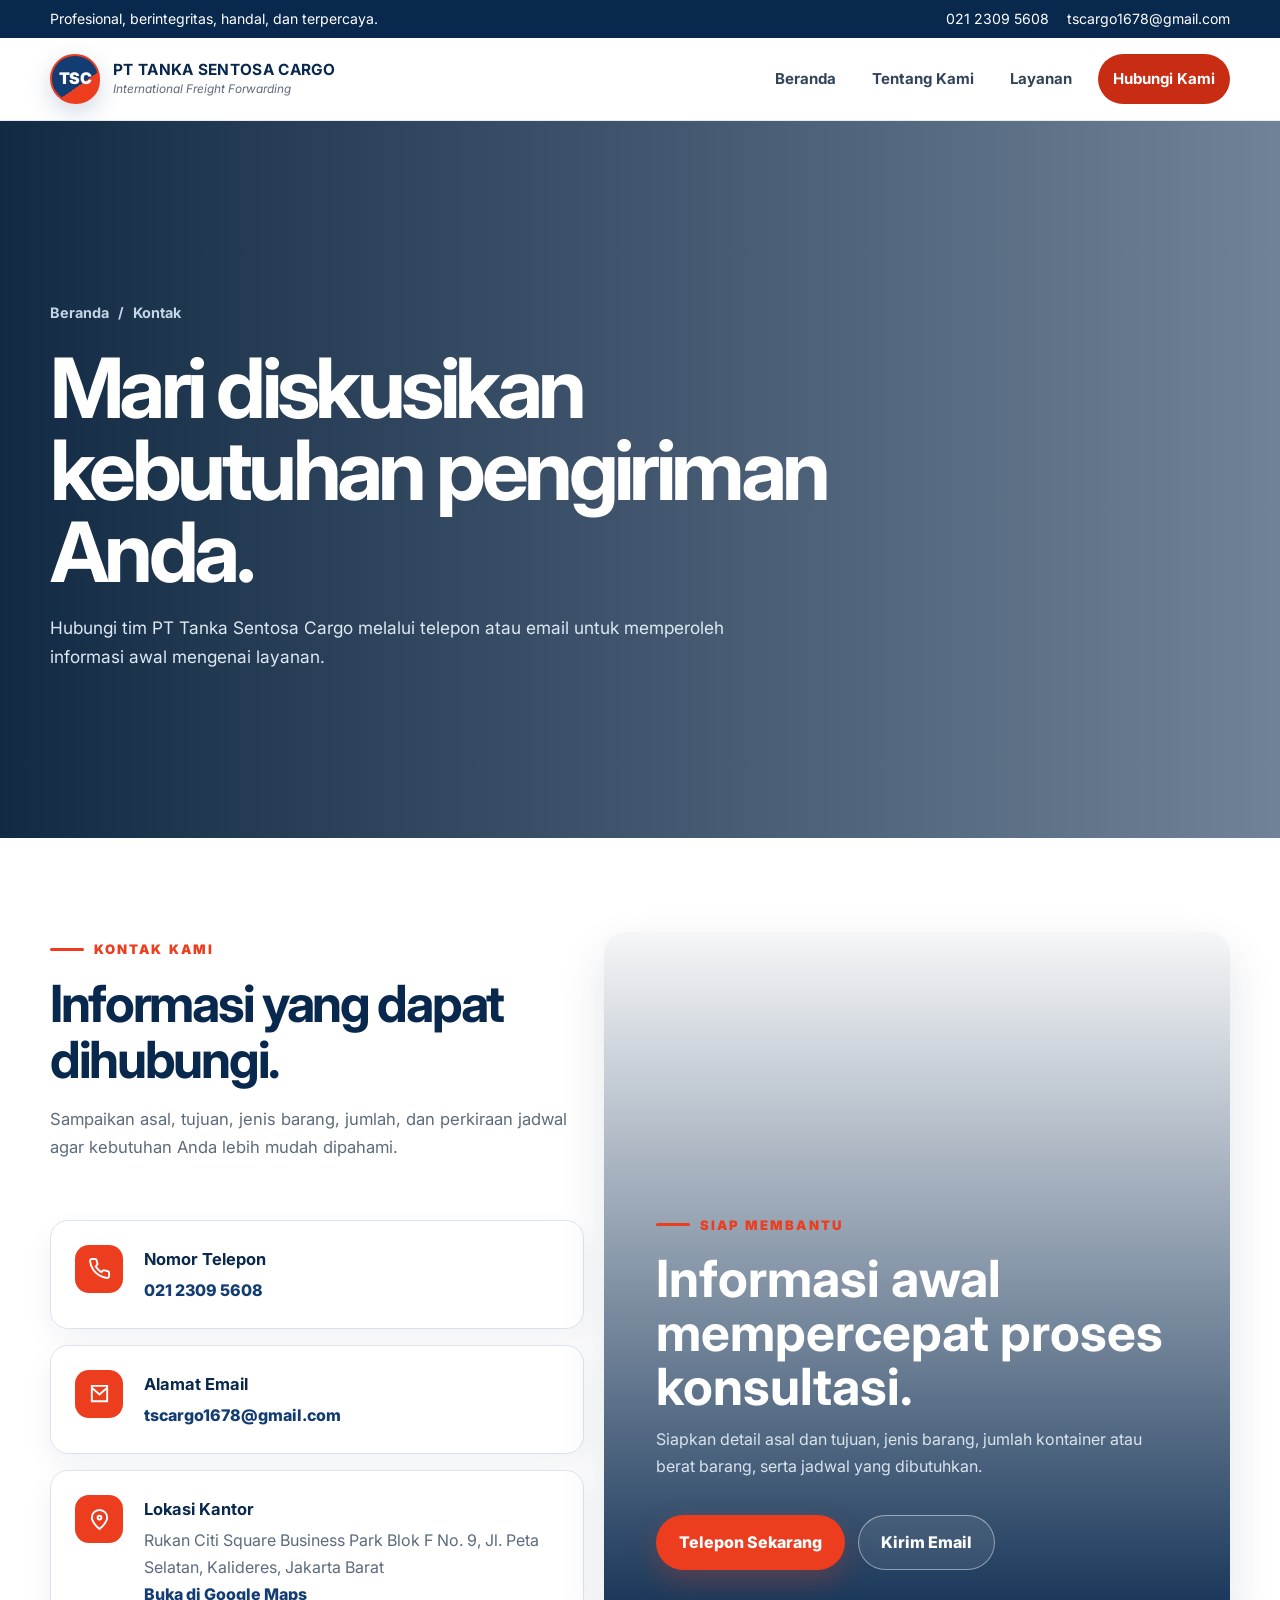
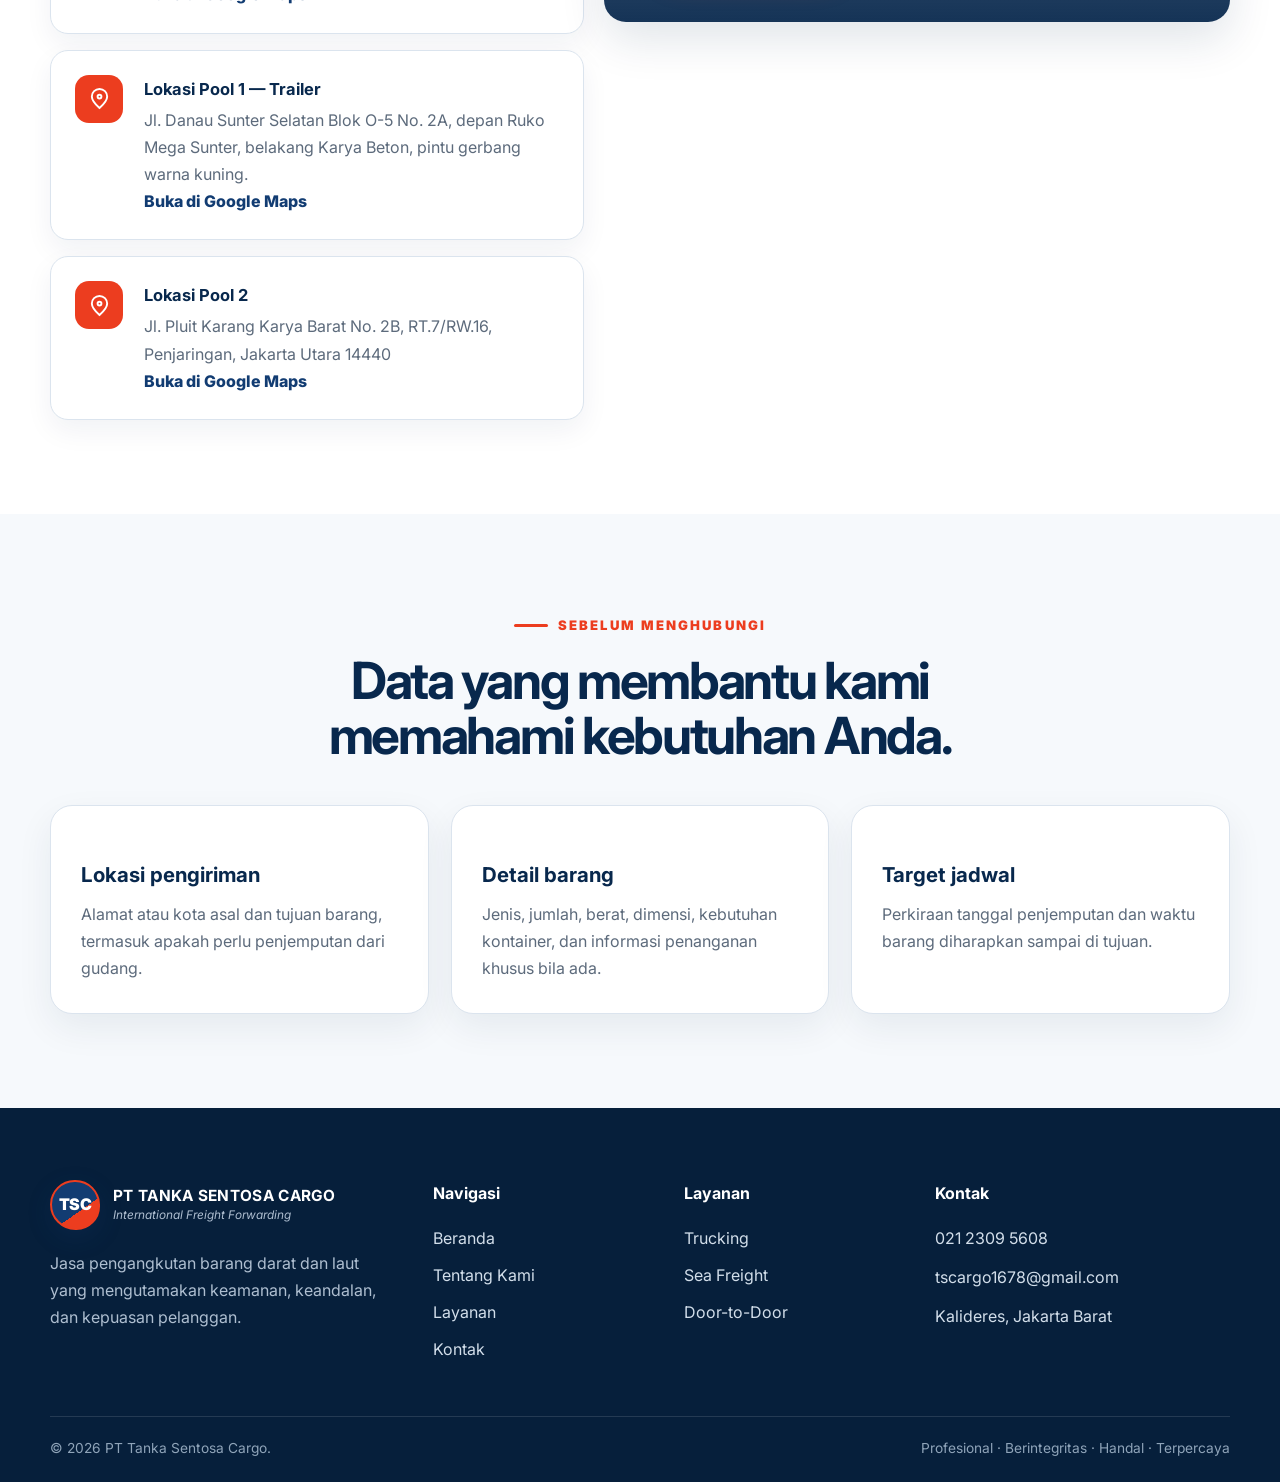
<file: contact.html>
<!doctype html>
<html lang="id">
<head>
  <meta charset="utf-8">
  <meta name="viewport" content="width=device-width, initial-scale=1">
  <meta name="description" content="Kontak PT Tanka Sentosa Cargo di Jakarta Barat dan lokasi pool trailer di Jakarta Utara.">
  <title>Kontak | PT Tanka Sentosa Cargo</title>
  <link rel="preconnect" href="https://fonts.googleapis.com">
  <link rel="preconnect" href="https://fonts.gstatic.com" crossorigin>
  <link href="https://fonts.googleapis.com/css2?family=Inter:wght@400;500;600;700;800;900&display=swap" rel="stylesheet">
  <link rel="stylesheet" href="styles.css">
</head>
<body>
<div class="topbar"><div class="container topbar-inner"><p>Profesional, berintegritas, handal, dan terpercaya.</p><div class="topbar-links"><a href="tel:02123095608">021 2309 5608</a><a href="mailto:tscargo1678@gmail.com">tscargo1678@gmail.com</a></div></div></div>
<header class="site-header"><div class="container navbar"><a class="brand" href="index.html"><span class="brand-mark">TSC</span><span class="brand-copy"><strong>PT TANKA SENTOSA CARGO</strong><span>International Freight Forwarding</span></span></a><button class="menu-toggle" aria-label="Buka menu" aria-expanded="false"><svg viewBox="0 0 24 24" fill="none" stroke="currentColor" stroke-width="2"><path d="M4 6h16M4 12h16M4 18h16"/></svg></button><nav class="nav-menu"><a href="index.html">Beranda</a><a href="about.html">Tentang Kami</a><a href="services.html">Layanan</a><a class="nav-cta active" href="contact.html">Hubungi Kami</a></nav></div></header>
<main>
<section class="page-hero"><div class="container"><div class="breadcrumb"><a href="index.html">Beranda</a><span>/</span><span>Kontak</span></div><h1>Mari diskusikan kebutuhan pengiriman Anda.</h1><p>Hubungi tim PT Tanka Sentosa Cargo melalui telepon atau email untuk memperoleh informasi awal mengenai layanan.</p></div></section>
<section><div class="container contact-grid"><div class="contact-stack">
<div class="section-heading reveal"><span class="eyebrow">Kontak Kami</span><h2>Informasi yang dapat dihubungi.</h2><p>Sampaikan asal, tujuan, jenis barang, jumlah, dan perkiraan jadwal agar kebutuhan Anda lebih mudah dipahami.</p></div>
<article class="contact-card reveal"><div class="contact-card-icon"><svg viewBox="0 0 24 24" fill="none" stroke="currentColor" stroke-width="2"><path d="M22 16.92v3a2 2 0 0 1-2.18 2 19.79 19.79 0 0 1-8.63-3.07 19.5 19.5 0 0 1-6-6A19.79 19.79 0 0 1 2.12 4.18 2 2 0 0 1 4.11 2h3a2 2 0 0 1 2 1.72c.12.9.33 1.78.62 2.62a2 2 0 0 1-.45 2.11L8 9.73a16 16 0 0 0 6 6l1.28-1.28a2 2 0 0 1 2.11-.45c.84.29 1.72.5 2.62.62A2 2 0 0 1 22 16.92z"/></svg></div><div><h3>Nomor Telepon</h3><p><a href="tel:02123095608">021 2309 5608</a></p></div></article>
<article class="contact-card reveal"><div class="contact-card-icon"><svg viewBox="0 0 24 24" fill="none" stroke="currentColor" stroke-width="2"><path d="M4 4h16v16H4z"/><path d="m4 6 8 7 8-7"/></svg></div><div><h3>Alamat Email</h3><p><a href="mailto:tscargo1678@gmail.com">tscargo1678@gmail.com</a></p></div></article>
<article class="contact-card reveal"><div class="contact-card-icon"><svg viewBox="0 0 24 24" fill="none" stroke="currentColor" stroke-width="2"><path d="M20 10c0 5-8 12-8 12S4 15 4 10a8 8 0 1 1 16 0z"/><circle cx="12" cy="10" r="2"/></svg></div><div><h3>Lokasi Kantor</h3><address>Rukan Citi Square Business Park Blok F No. 9, Jl. Peta Selatan, Kalideres, Jakarta Barat</address><p><a href="https://www.google.com/maps/search/?api=1&query=Rukan+Citi+Square+Business+Park+Blok+F+No+9+Kalideres" target="_blank" rel="noopener">Buka di Google Maps</a></p></div></article>
<article class="contact-card reveal"><div class="contact-card-icon"><svg viewBox="0 0 24 24" fill="none" stroke="currentColor" stroke-width="2"><path d="M20 10c0 5-8 12-8 12S4 15 4 10a8 8 0 1 1 16 0z"/><circle cx="12" cy="10" r="2"/></svg></div><div><h3>Lokasi Pool 1 — Trailer</h3><address>Jl. Danau Sunter Selatan Blok O-5 No. 2A, depan Ruko Mega Sunter, belakang Karya Beton, pintu gerbang warna kuning.</address><p><a href="https://www.google.com/maps/search/?api=1&query=Jl+Danau+Sunter+Selatan+Blok+O-5+No+2A" target="_blank" rel="noopener">Buka di Google Maps</a></p></div></article>
<article class="contact-card reveal"><div class="contact-card-icon"><svg viewBox="0 0 24 24" fill="none" stroke="currentColor" stroke-width="2"><path d="M20 10c0 5-8 12-8 12S4 15 4 10a8 8 0 1 1 16 0z"/><circle cx="12" cy="10" r="2"/></svg></div><div><h3>Lokasi Pool 2</h3><address>Jl. Pluit Karang Karya Barat No. 2B, RT.7/RW.16, Penjaringan, Jakarta Utara 14440</address><p><a href="https://www.google.com/maps/search/?api=1&query=Jl+Pluit+Karang+Karya+Barat+No+2B+Penjaringan" target="_blank" rel="noopener">Buka di Google Maps</a></p></div></article>
</div>
<div class="map-panel reveal"><div class="map-panel-content"><span class="eyebrow">Siap Membantu</span><h2>Informasi awal mempercepat proses konsultasi.</h2><p>Siapkan detail asal dan tujuan, jenis barang, jumlah kontainer atau berat barang, serta jadwal yang dibutuhkan.</p><div class="button-row"><a class="btn btn-primary" href="tel:02123095608">Telepon Sekarang</a><a class="btn btn-secondary" href="mailto:tscargo1678@gmail.com">Kirim Email</a></div></div></div>
</div></section>
<section class="section-soft"><div class="container"><div class="section-heading center reveal"><span class="eyebrow">Sebelum Menghubungi</span><h2>Data yang membantu kami memahami kebutuhan Anda.</h2></div><div class="card-grid"><article class="card reveal"><h3>Lokasi pengiriman</h3><p>Alamat atau kota asal dan tujuan barang, termasuk apakah perlu penjemputan dari gudang.</p></article><article class="card reveal"><h3>Detail barang</h3><p>Jenis, jumlah, berat, dimensi, kebutuhan kontainer, dan informasi penanganan khusus bila ada.</p></article><article class="card reveal"><h3>Target jadwal</h3><p>Perkiraan tanggal penjemputan dan waktu barang diharapkan sampai di tujuan.</p></article></div></div></section>
</main>
<footer class="site-footer"><div class="container footer-main"><div class="footer-brand"><a class="brand" href="index.html"><span class="brand-mark">TSC</span><span class="brand-copy"><strong style="color:#fff">PT TANKA SENTOSA CARGO</strong><span style="color:#aebed0">International Freight Forwarding</span></span></a><p>Jasa pengangkutan barang darat dan laut yang mengutamakan keamanan, keandalan, dan kepuasan pelanggan.</p></div><div><h3 class="footer-title">Navigasi</h3><div class="footer-links"><a href="index.html">Beranda</a><a href="about.html">Tentang Kami</a><a href="services.html">Layanan</a><a href="contact.html">Kontak</a></div></div><div><h3 class="footer-title">Layanan</h3><div class="footer-links"><a href="services.html">Trucking</a><a href="services.html">Sea Freight</a><a href="services.html">Door-to-Door</a></div></div><div><h3 class="footer-title">Kontak</h3><div class="footer-contact"><a href="tel:02123095608">021 2309 5608</a><a href="mailto:tscargo1678@gmail.com">tscargo1678@gmail.com</a><span>Kalideres, Jakarta Barat</span></div></div></div><div class="container footer-bottom"><p>© <span data-year></span> PT Tanka Sentosa Cargo.</p><p>Website company profile — pengembangan semester pertama.</p></div></footer>
<script src="script.js"></script>
</body>
</html>
</file>
<file: styles.css>
:root {
  --navy: #123c72;
  --navy-dark: #08284d;
  --blue: #2a5798;
  --orange: #ec3d1f;
  --orange-dark: #c82d13;
  --sky: #eaf3fb;
  --ink: #152235;
  --muted: #5d6b7c;
  --line: #dbe4ee;
  --white: #ffffff;
  --shadow: 0 18px 45px rgba(8, 40, 77, 0.12);
  --radius: 22px;
  --container: 1180px;
}

* {
  box-sizing: border-box;
}

html {
  scroll-behavior: smooth;
}

body {
  margin: 0;
  color: var(--ink);
  background: #fff;
  font-family: Inter, ui-sans-serif, system-ui, -apple-system, BlinkMacSystemFont, "Segoe UI", sans-serif;
  line-height: 1.7;
}

body.menu-open {
  overflow: hidden;
}

img {
  display: block;
  width: 100%;
}

a {
  color: inherit;
  text-decoration: none;
}

button,
a {
  -webkit-tap-highlight-color: transparent;
}

.container {
  width: min(calc(100% - 40px), var(--container));
  margin-inline: auto;
}

.skip-link {
  position: fixed;
  top: 10px;
  left: 10px;
  z-index: 9999;
  padding: 10px 14px;
  border-radius: 8px;
  color: #fff;
  background: var(--navy-dark);
  transform: translateY(-160%);
  transition: transform 0.2s ease;
}

.skip-link:focus {
  transform: translateY(0);
}

.topbar {
  color: #fff;
  background: var(--navy-dark);
  font-size: 0.88rem;
}

.topbar-inner {
  min-height: 38px;
  display: flex;
  align-items: center;
  justify-content: space-between;
  gap: 20px;
}

.topbar p {
  margin: 0;
}

.topbar-links {
  display: flex;
  align-items: center;
  gap: 18px;
}

.topbar a:hover {
  color: #ffc5b9;
}

.site-header {
  position: sticky;
  top: 0;
  z-index: 1000;
  border-bottom: 1px solid rgba(18, 60, 114, 0.1);
  background: rgba(255, 255, 255, 0.94);
  backdrop-filter: blur(14px);
}

.navbar {
  min-height: 82px;
  display: flex;
  align-items: center;
  justify-content: space-between;
  gap: 24px;
}

.brand {
  display: inline-flex;
  align-items: center;
  gap: 13px;
  min-width: 255px;
}

.brand-mark {
  width: 50px;
  height: 50px;
  display: grid;
  place-items: center;
  flex: 0 0 auto;
  border: 2px solid var(--orange);
  border-radius: 50% 50% 48% 52%;
  color: #fff;
  background: linear-gradient(145deg, var(--navy) 0 62%, var(--orange) 62% 100%);
  box-shadow: 0 8px 24px rgba(18, 60, 114, 0.2);
  font-weight: 900;
  letter-spacing: -0.04em;
}

.brand-copy {
  display: grid;
  line-height: 1.15;
}

.brand-copy strong {
  color: var(--navy-dark);
  font-size: 0.96rem;
  letter-spacing: 0.02em;
}

.brand-copy span {
  margin-top: 4px;
  color: var(--muted);
  font-size: 0.74rem;
  font-style: italic;
}

.nav-menu {
  display: flex;
  align-items: center;
  gap: 6px;
}

.nav-menu a {
  padding: 12px 15px;
  border-radius: 999px;
  color: #33445a;
  font-weight: 700;
  font-size: 0.94rem;
  transition: color 0.2s ease, background 0.2s ease;
}

.nav-menu a:hover,
.nav-menu a.active {
  color: var(--navy);
  background: var(--sky);
}

.nav-menu .nav-cta {
  margin-left: 5px;
  color: #fff;
  background: var(--orange);
}

.nav-menu .nav-cta:hover,
.nav-menu .nav-cta.active {
  color: #fff;
  background: var(--orange-dark);
}

.menu-toggle {
  width: 48px;
  height: 48px;
  display: none;
  align-items: center;
  justify-content: center;
  border: 0;
  border-radius: 12px;
  color: var(--navy);
  background: var(--sky);
  cursor: pointer;
}

.menu-toggle svg {
  width: 24px;
  height: 24px;
}

.hero {
  position: relative;
  isolation: isolate;
  min-height: 670px;
  display: grid;
  align-items: center;
  overflow: hidden;
  color: #fff;
  background:
    linear-gradient(90deg, rgba(4, 25, 49, 0.94) 0%, rgba(7, 42, 79, 0.86) 44%, rgba(7, 42, 79, 0.26) 100%),
    url("https://images.unsplash.com/photo-1586528116311-ad8dd3c8310d?auto=format&fit=crop&w=1900&q=85") center/cover no-repeat;
}

.hero::after {
  content: "";
  position: absolute;
  inset: auto -130px -190px auto;
  z-index: -1;
  width: 520px;
  height: 520px;
  border: 90px solid rgba(236, 61, 31, 0.8);
  border-radius: 50%;
}

.hero-content {
  width: min(760px, 100%);
  padding-block: 110px;
}

.eyebrow {
  display: inline-flex;
  align-items: center;
  gap: 10px;
  margin-bottom: 16px;
  color: var(--orange);
  font-size: 0.82rem;
  font-weight: 900;
  letter-spacing: 0.16em;
  text-transform: uppercase;
}

.hero .eyebrow {
  color: #ff9c88;
}

.eyebrow::before {
  content: "";
  width: 34px;
  height: 3px;
  border-radius: 99px;
  background: currentColor;
}

.hero h1,
.page-hero h1 {
  margin: 0;
  font-size: clamp(2.8rem, 6.7vw, 5.7rem);
  line-height: 0.98;
  letter-spacing: -0.055em;
}

.hero h1 span {
  display: block;
  color: #ff6848;
}

.hero-lead {
  max-width: 670px;
  margin: 26px 0 0;
  color: #e3ecf5;
  font-size: clamp(1.02rem, 2vw, 1.24rem);
}

.hero-actions,
.button-row {
  display: flex;
  flex-wrap: wrap;
  gap: 13px;
  margin-top: 34px;
}

.btn {
  min-height: 50px;
  display: inline-flex;
  align-items: center;
  justify-content: center;
  gap: 10px;
  padding: 13px 22px;
  border: 1px solid transparent;
  border-radius: 999px;
  font-weight: 800;
  transition: transform 0.2s ease, box-shadow 0.2s ease, background 0.2s ease;
}

.btn:hover {
  transform: translateY(-2px);
}

.btn-primary {
  color: #fff;
  background: var(--orange);
  box-shadow: 0 12px 28px rgba(236, 61, 31, 0.25);
}

.btn-primary:hover {
  background: var(--orange-dark);
}

.btn-secondary {
  color: #fff;
  border-color: rgba(255, 255, 255, 0.45);
  background: rgba(255, 255, 255, 0.08);
}

.btn-secondary:hover {
  background: rgba(255, 255, 255, 0.16);
}

.btn-light {
  color: var(--navy);
  background: #fff;
}

.hero-meta {
  display: grid;
  grid-template-columns: repeat(3, minmax(0, 1fr));
  gap: 1px;
  margin-top: 58px;
  overflow: hidden;
  border: 1px solid rgba(255, 255, 255, 0.22);
  border-radius: 18px;
  background: rgba(255, 255, 255, 0.16);
  box-shadow: 0 20px 50px rgba(0, 0, 0, 0.18);
  backdrop-filter: blur(10px);
}

.hero-meta div {
  padding: 20px;
  background: rgba(7, 37, 70, 0.72);
}

.hero-meta strong,
.hero-meta span {
  display: block;
}

.hero-meta strong {
  font-size: 1.1rem;
}

.hero-meta span {
  margin-top: 3px;
  color: #bfd0e0;
  font-size: 0.83rem;
}

section {
  padding-block: 94px;
}

.section-soft {
  background: #f6f9fc;
}

.section-dark {
  color: #fff;
  background: var(--navy-dark);
}

.section-heading {
  max-width: 760px;
  margin-bottom: 42px;
}

.section-heading.center {
  margin-inline: auto;
  text-align: center;
}

.section-heading.center .eyebrow {
  justify-content: center;
}

.section-heading h2 {
  margin: 0;
  color: var(--navy-dark);
  font-size: clamp(2rem, 4vw, 3.5rem);
  line-height: 1.08;
  letter-spacing: -0.045em;
}

.section-dark .section-heading h2 {
  color: #fff;
}

.section-heading p {
  margin: 18px 0 0;
  color: var(--muted);
  font-size: 1.04rem;
}

.section-dark .section-heading p {
  color: #c5d4e2;
}

.split {
  display: grid;
  grid-template-columns: 1.02fr 0.98fr;
  align-items: center;
  gap: clamp(38px, 7vw, 82px);
}

.media-card {
  position: relative;
}

.media-card img {
  min-height: 480px;
  border-radius: var(--radius);
  object-fit: cover;
  box-shadow: var(--shadow);
}

.media-badge {
  position: absolute;
  right: -24px;
  bottom: 30px;
  width: 190px;
  padding: 22px;
  border: 8px solid #fff;
  border-radius: 20px;
  color: #fff;
  background: var(--orange);
  box-shadow: var(--shadow);
}

.media-badge strong {
  display: block;
  font-size: 2.6rem;
  line-height: 1;
}

.media-badge span {
  display: block;
  margin-top: 7px;
  font-weight: 700;
  line-height: 1.35;
}

.prose h2,
.prose h3 {
  color: var(--navy-dark);
}

.prose h2 {
  margin: 0 0 18px;
  font-size: clamp(2rem, 4vw, 3.4rem);
  line-height: 1.08;
  letter-spacing: -0.04em;
}

.prose h3 {
  margin: 28px 0 8px;
  font-size: 1.3rem;
}

.prose p {
  margin: 0 0 16px;
  color: var(--muted);
}

.check-list,
.feature-list,
.plain-list {
  margin: 24px 0 0;
  padding: 0;
  list-style: none;
}

.check-list {
  display: grid;
  grid-template-columns: repeat(2, minmax(0, 1fr));
  gap: 13px;
}

.check-list li,
.feature-list li {
  position: relative;
  padding-left: 31px;
  color: #33445a;
}

.check-list li::before,
.feature-list li::before {
  content: "✓";
  position: absolute;
  left: 0;
  top: 1px;
  width: 22px;
  height: 22px;
  display: grid;
  place-items: center;
  border-radius: 50%;
  color: #fff;
  background: var(--orange);
  font-size: 0.74rem;
  font-weight: 900;
}

.feature-list {
  display: grid;
  gap: 14px;
}

.card-grid {
  display: grid;
  grid-template-columns: repeat(3, minmax(0, 1fr));
  gap: 22px;
}

.card {
  height: 100%;
  padding: 30px;
  border: 1px solid var(--line);
  border-radius: var(--radius);
  background: #fff;
  box-shadow: 0 14px 36px rgba(8, 40, 77, 0.07);
  transition: transform 0.25s ease, box-shadow 0.25s ease, border-color 0.25s ease;
}

.card:hover {
  transform: translateY(-6px);
  border-color: #b9cce2;
  box-shadow: var(--shadow);
}

.card-icon {
  width: 54px;
  height: 54px;
  display: grid;
  place-items: center;
  border-radius: 16px;
  color: var(--orange);
  background: #fff1ed;
}

.card-icon svg {
  width: 27px;
  height: 27px;
}

.card h3 {
  margin: 22px 0 8px;
  color: var(--navy-dark);
  font-size: 1.28rem;
}

.card p {
  margin: 0;
  color: var(--muted);
}

.card .text-link {
  margin-top: 20px;
}

.text-link {
  display: inline-flex;
  align-items: center;
  gap: 8px;
  color: var(--navy);
  font-weight: 900;
}

.text-link:hover {
  color: var(--orange);
}

.why-layout {
  display: grid;
  grid-template-columns: 0.85fr 1.15fr;
  align-items: stretch;
  gap: 24px;
}

.why-visual {
  min-height: 560px;
  border-radius: var(--radius);
  background:
    linear-gradient(180deg, rgba(8, 40, 77, 0.05), rgba(8, 40, 77, 0.72)),
    url("https://images.unsplash.com/photo-1578575437130-527eed3abbec?auto=format&fit=crop&w=1100&q=85") center/cover no-repeat;
  box-shadow: var(--shadow);
}

.why-grid {
  display: grid;
  grid-template-columns: repeat(2, minmax(0, 1fr));
  gap: 18px;
}

.why-item {
  padding: 27px;
  border-radius: 19px;
  background: #fff;
  box-shadow: 0 12px 30px rgba(8, 40, 77, 0.08);
}

.why-item span {
  width: 40px;
  height: 40px;
  display: grid;
  place-items: center;
  border-radius: 12px;
  color: #fff;
  background: var(--orange);
  font-weight: 900;
}

.why-item h3 {
  margin: 18px 0 7px;
  color: var(--navy-dark);
  font-size: 1.1rem;
}

.why-item p {
  margin: 0;
  color: var(--muted);
  font-size: 0.94rem;
}

.quote-band {
  position: relative;
  overflow: hidden;
  padding-block: 72px;
  color: #fff;
  background: linear-gradient(115deg, var(--orange), #f16648);
}

.quote-band::after {
  content: "”";
  position: absolute;
  right: 7%;
  top: -75px;
  color: rgba(255, 255, 255, 0.16);
  font-family: Georgia, serif;
  font-size: 22rem;
  line-height: 1;
}

.quote-inner {
  position: relative;
  z-index: 1;
  display: flex;
  align-items: center;
  justify-content: space-between;
  gap: 40px;
}

.quote-inner blockquote {
  max-width: 760px;
  margin: 0;
  font-size: clamp(1.8rem, 4vw, 3.5rem);
  font-weight: 900;
  line-height: 1.08;
  letter-spacing: -0.04em;
}

.logo-cloud {
  display: grid;
  grid-template-columns: repeat(4, minmax(0, 1fr));
  gap: 14px;
}

.logo-chip {
  min-height: 110px;
  display: grid;
  place-items: center;
  padding: 20px;
  border: 1px solid var(--line);
  border-radius: 17px;
  color: var(--navy-dark);
  background: #fff;
  text-align: center;
  font-weight: 900;
  box-shadow: 0 10px 26px rgba(8, 40, 77, 0.05);
}

.cta {
  padding-block: 30px 90px;
}

.cta-panel {
  display: grid;
  grid-template-columns: 1fr auto;
  align-items: center;
  gap: 30px;
  padding: clamp(30px, 6vw, 62px);
  border-radius: 28px;
  color: #fff;
  background:
    linear-gradient(100deg, rgba(8, 40, 77, 0.98), rgba(18, 60, 114, 0.9)),
    url("https://images.unsplash.com/photo-1494412574643-ff11b0a5c1c3?auto=format&fit=crop&w=1600&q=80") center/cover no-repeat;
  box-shadow: var(--shadow);
}

.cta-panel h2 {
  margin: 0;
  font-size: clamp(1.8rem, 4vw, 3.2rem);
  line-height: 1.1;
  letter-spacing: -0.04em;
}

.cta-panel p {
  max-width: 700px;
  margin: 13px 0 0;
  color: #d4e2ef;
}

.page-hero {
  position: relative;
  min-height: 410px;
  display: grid;
  align-items: end;
  overflow: hidden;
  color: #fff;
  background:
    linear-gradient(90deg, rgba(5, 30, 57, 0.95), rgba(8, 40, 77, 0.58)),
    url("https://images.unsplash.com/photo-1578575437130-527eed3abbec?auto=format&fit=crop&w=1900&q=85") center/cover no-repeat;
}

.page-hero .container {
  padding-block: 86px 72px;
}

.page-hero h1 {
  max-width: 880px;
  font-size: clamp(2.8rem, 7vw, 5.2rem);
}

.page-hero p {
  max-width: 700px;
  margin: 21px 0 0;
  color: #dce8f3;
  font-size: 1.08rem;
}

.breadcrumb {
  display: flex;
  flex-wrap: wrap;
  align-items: center;
  gap: 9px;
  margin-bottom: 22px;
  color: #c3d6e6;
  font-size: 0.9rem;
  font-weight: 700;
}

.breadcrumb a:hover {
  color: #fff;
}

.values-grid,
.stats-grid,
.contact-grid {
  display: grid;
  gap: 20px;
}

.values-grid {
  grid-template-columns: repeat(3, minmax(0, 1fr));
}

.value-card {
  padding: 30px;
  border-left: 5px solid var(--orange);
  border-radius: 0 18px 18px 0;
  background: #fff;
  box-shadow: 0 14px 34px rgba(8, 40, 77, 0.07);
}

.value-card h3 {
  margin: 0 0 8px;
  color: var(--navy-dark);
}

.value-card p {
  margin: 0;
  color: var(--muted);
}

.stats-grid {
  grid-template-columns: repeat(4, minmax(0, 1fr));
}

.stat-card {
  padding: 28px;
  border-radius: 18px;
  color: #fff;
  background: rgba(255, 255, 255, 0.08);
  text-align: center;
}

.stat-card strong {
  display: block;
  color: #ff765a;
  font-size: 2.35rem;
  line-height: 1;
}

.stat-card span {
  display: block;
  margin-top: 9px;
  color: #cedae6;
  font-size: 0.9rem;
}

.timeline {
  display: grid;
  gap: 0;
  margin-top: 40px;
}

.timeline-item {
  position: relative;
  display: grid;
  grid-template-columns: 140px 1fr;
  gap: 28px;
  padding-bottom: 32px;
}

.timeline-item::before {
  content: "";
  position: absolute;
  left: 153px;
  top: 13px;
  bottom: -2px;
  width: 2px;
  background: var(--line);
}

.timeline-item:last-child::before {
  display: none;
}

.timeline-month {
  color: var(--orange);
  font-weight: 900;
}

.timeline-content {
  position: relative;
  padding-left: 34px;
}

.timeline-content::before {
  content: "";
  position: absolute;
  left: 7px;
  top: 8px;
  width: 12px;
  height: 12px;
  border: 4px solid #fff;
  border-radius: 50%;
  background: var(--orange);
  box-shadow: 0 0 0 2px var(--orange);
}

.timeline-content h3 {
  margin: 0 0 5px;
  color: var(--navy-dark);
}

.timeline-content p {
  margin: 0;
  color: var(--muted);
}

.service-detail {
  display: grid;
  grid-template-columns: 0.86fr 1.14fr;
  align-items: center;
  gap: clamp(36px, 7vw, 82px);
}

.service-detail + .service-detail {
  margin-top: 85px;
}

.service-detail:nth-child(even) .service-image {
  order: 2;
}

.service-image img {
  height: 440px;
  border-radius: var(--radius);
  object-fit: cover;
  box-shadow: var(--shadow);
}

.service-copy h2 {
  margin: 0;
  color: var(--navy-dark);
  font-size: clamp(2rem, 4vw, 3.2rem);
  line-height: 1.08;
  letter-spacing: -0.04em;
}

.service-copy p {
  color: var(--muted);
}

.process-grid {
  display: grid;
  grid-template-columns: repeat(4, minmax(0, 1fr));
  gap: 18px;
  counter-reset: step;
}

.process-card {
  position: relative;
  min-height: 230px;
  padding: 30px;
  border-radius: 20px;
  color: #fff;
  background: rgba(255, 255, 255, 0.08);
  counter-increment: step;
}

.process-card::before {
  content: "0" counter(step);
  display: block;
  margin-bottom: 28px;
  color: #ff7558;
  font-size: 2.4rem;
  font-weight: 900;
  line-height: 1;
}

.process-card h3 {
  margin: 0 0 8px;
}

.process-card p {
  margin: 0;
  color: #cbd9e6;
  font-size: 0.92rem;
}

.contact-grid {
  grid-template-columns: 0.92fr 1.08fr;
  align-items: start;
}

.contact-stack {
  display: grid;
  gap: 16px;
}

.contact-card {
  display: grid;
  grid-template-columns: 52px 1fr;
  gap: 17px;
  padding: 24px;
  border: 1px solid var(--line);
  border-radius: 18px;
  background: #fff;
  box-shadow: 0 11px 28px rgba(8, 40, 77, 0.06);
}

.contact-card-icon {
  width: 48px;
  height: 48px;
  display: grid;
  place-items: center;
  border-radius: 14px;
  color: #fff;
  background: var(--orange);
}

.contact-card-icon svg {
  width: 23px;
  height: 23px;
}

.contact-card h3 {
  margin: 0 0 4px;
  color: var(--navy-dark);
  font-size: 1.03rem;
}

.contact-card p,
.contact-card address {
  margin: 0;
  color: var(--muted);
  font-style: normal;
}

.contact-card a {
  color: var(--navy);
  font-weight: 800;
}

.contact-card a:hover {
  color: var(--orange);
}

.map-panel {
  min-height: 690px;
  overflow: hidden;
  border-radius: var(--radius);
  color: #fff;
  background:
    linear-gradient(180deg, rgba(8, 40, 77, 0.04), rgba(8, 40, 77, 0.95)),
    url("https://images.unsplash.com/photo-1566576912321-d58ddd7a6088?auto=format&fit=crop&w=1200&q=85") center/cover no-repeat;
  box-shadow: var(--shadow);
}

.map-panel-content {
  min-height: 690px;
  display: flex;
  flex-direction: column;
  justify-content: end;
  padding: clamp(28px, 5vw, 52px);
}

.map-panel h2 {
  margin: 0;
  font-size: clamp(2rem, 4vw, 3.4rem);
  line-height: 1.05;
}

.map-panel p {
  margin: 13px 0 0;
  color: #d7e3ed;
}

.notice {
  padding: 18px 20px;
  border-left: 5px solid var(--orange);
  border-radius: 0 14px 14px 0;
  color: #44536a;
  background: #fff5f2;
}

.site-footer {
  color: #d2deea;
  background: #061f3b;
}

.footer-main {
  display: grid;
  grid-template-columns: 1.15fr 0.7fr 0.7fr 1fr;
  gap: 44px;
  padding-block: 72px 52px;
}

.footer-brand p {
  max-width: 350px;
  margin: 20px 0 0;
  color: #aebed0;
}

.footer-title {
  margin: 0 0 18px;
  color: #fff;
  font-size: 1rem;
}

.footer-links {
  display: grid;
  gap: 10px;
}

.footer-links a:hover {
  color: #ff8e76;
}

.footer-contact {
  display: grid;
  gap: 12px;
}

.footer-contact a:hover {
  color: #ff8e76;
}

.footer-bottom {
  min-height: 66px;
  display: flex;
  align-items: center;
  justify-content: space-between;
  gap: 20px;
  border-top: 1px solid rgba(255, 255, 255, 0.12);
  color: #8fa4b9;
  font-size: 0.86rem;
}

.footer-bottom p {
  margin: 0;
}

.not-found {
  min-height: 70vh;
  display: grid;
  place-items: center;
  padding-block: 80px;
  text-align: center;
}

.not-found strong {
  display: block;
  color: var(--orange);
  font-size: clamp(5rem, 18vw, 12rem);
  line-height: 0.8;
}

.not-found h1 {
  margin: 28px 0 10px;
  color: var(--navy-dark);
  font-size: clamp(2rem, 5vw, 3.6rem);
}

.not-found p {
  max-width: 580px;
  margin: 0 auto;
  color: var(--muted);
}

.reveal {
  opacity: 0;
  transform: translateY(18px);
  transition: opacity 0.7s ease, transform 0.7s ease;
}

.reveal.visible {
  opacity: 1;
  transform: none;
}

@media (prefers-reduced-motion: reduce) {
  html {
    scroll-behavior: auto;
  }

  *,
  *::before,
  *::after {
    animation-duration: 0.01ms !important;
    animation-iteration-count: 1 !important;
    transition-duration: 0.01ms !important;
  }

  .reveal {
    opacity: 1;
    transform: none;
  }
}

@media (max-width: 980px) {
  .topbar-links {
    display: none;
  }

  .menu-toggle {
    display: inline-flex;
  }

  .nav-menu {
    position: fixed;
    top: 82px;
    left: 0;
    right: 0;
    height: calc(100dvh - 82px);
    display: flex;
    flex-direction: column;
    align-items: stretch;
    gap: 5px;
    padding: 28px 20px;
    background: #fff;
    transform: translateX(105%);
    transition: transform 0.25s ease;
  }

  .nav-menu.open {
    transform: translateX(0);
  }

  .nav-menu a {
    padding: 15px 18px;
    border-radius: 13px;
    font-size: 1.05rem;
  }

  .nav-menu .nav-cta {
    margin: 8px 0 0;
    text-align: center;
  }

  .split,
  .why-layout,
  .service-detail,
  .contact-grid {
    grid-template-columns: 1fr;
  }

  .service-detail:nth-child(even) .service-image {
    order: initial;
  }

  .card-grid,
  .values-grid {
    grid-template-columns: repeat(2, minmax(0, 1fr));
  }

  .process-grid,
  .stats-grid {
    grid-template-columns: repeat(2, minmax(0, 1fr));
  }

  .logo-cloud {
    grid-template-columns: repeat(3, minmax(0, 1fr));
  }

  .cta-panel {
    grid-template-columns: 1fr;
  }

  .footer-main {
    grid-template-columns: 1fr 1fr;
  }
}

@media (max-width: 680px) {
  .container {
    width: min(calc(100% - 28px), var(--container));
  }

  .topbar-inner {
    justify-content: center;
    text-align: center;
  }

  .navbar {
    min-height: 74px;
  }

  .brand {
    min-width: 0;
  }

  .brand-mark {
    width: 43px;
    height: 43px;
    font-size: 0.86rem;
  }

  .brand-copy strong {
    font-size: 0.76rem;
  }

  .brand-copy span {
    font-size: 0.64rem;
  }

  .nav-menu {
    top: 74px;
    height: calc(100dvh - 74px);
  }

  .hero {
    min-height: 720px;
    background-position: 63% center;
  }

  .hero-content {
    padding-block: 82px;
  }

  .hero h1 {
    font-size: clamp(2.75rem, 15vw, 4.2rem);
  }

  .hero-meta {
    grid-template-columns: 1fr;
  }

  section {
    padding-block: 72px;
  }

  .card-grid,
  .values-grid,
  .why-grid,
  .stats-grid,
  .process-grid,
  .logo-cloud,
  .check-list {
    grid-template-columns: 1fr;
  }

  .media-card img,
  .service-image img {
    min-height: 330px;
    height: 330px;
  }

  .media-badge {
    right: 14px;
    bottom: 14px;
    width: 165px;
    border-width: 5px;
  }

  .quote-inner {
    align-items: flex-start;
    flex-direction: column;
  }

  .timeline-item {
    grid-template-columns: 1fr;
    gap: 8px;
    padding-left: 28px;
  }

  .timeline-item::before {
    left: 6px;
    top: 34px;
  }

  .timeline-content {
    padding-left: 0;
  }

  .timeline-content::before {
    left: -28px;
  }

  .footer-main {
    grid-template-columns: 1fr;
    gap: 32px;
  }

  .footer-bottom {
    align-items: flex-start;
    flex-direction: column;
    justify-content: center;
    padding-block: 18px;
  }
}
</file>
